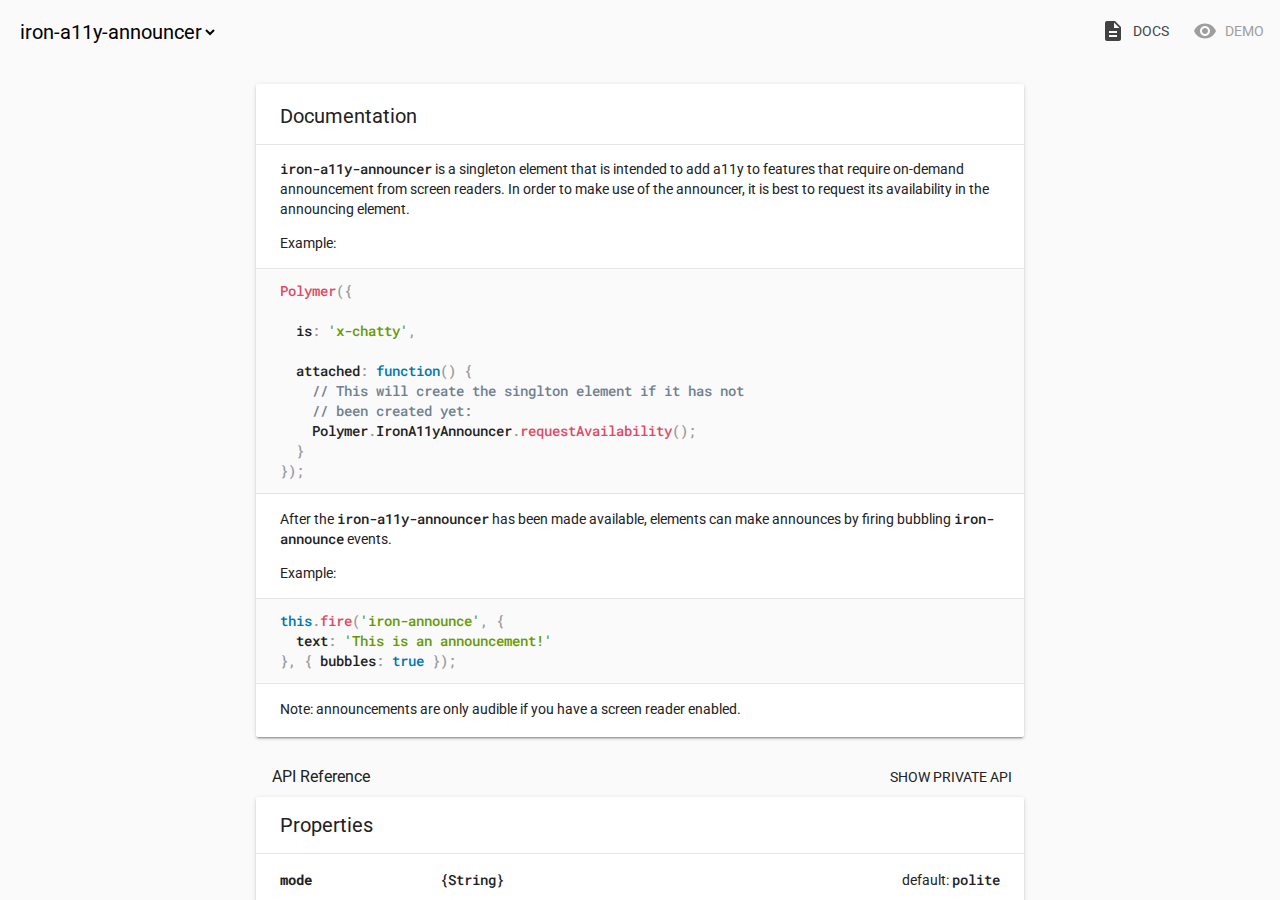
<file: barkbites/www/bower_components/iron-a11y-announcer/index.html>
<!doctype html>
<!--
@license
Copyright (c) 2015 The Polymer Project Authors. All rights reserved.
This code may only be used under the BSD style license found at http://polymer.github.io/LICENSE.txt
The complete set of authors may be found at http://polymer.github.io/AUTHORS.txt
The complete set of contributors may be found at http://polymer.github.io/CONTRIBUTORS.txt
Code distributed by Google as part of the polymer project is also
subject to an additional IP rights grant found at http://polymer.github.io/PATENTS.txt
-->

<html>
<head>

  <title>iron-a11y-announcer</title>
  <meta charset="utf-8">
  <meta name="viewport" content="width=device-width, initial-scale=1.0">

  <script src="../webcomponentsjs/webcomponents-lite.js"></script>
  <link rel="import" href="../iron-component-page/iron-component-page.html">

</head>
<body>

  <iron-component-page></iron-component-page>

</body>
</html>
</file>
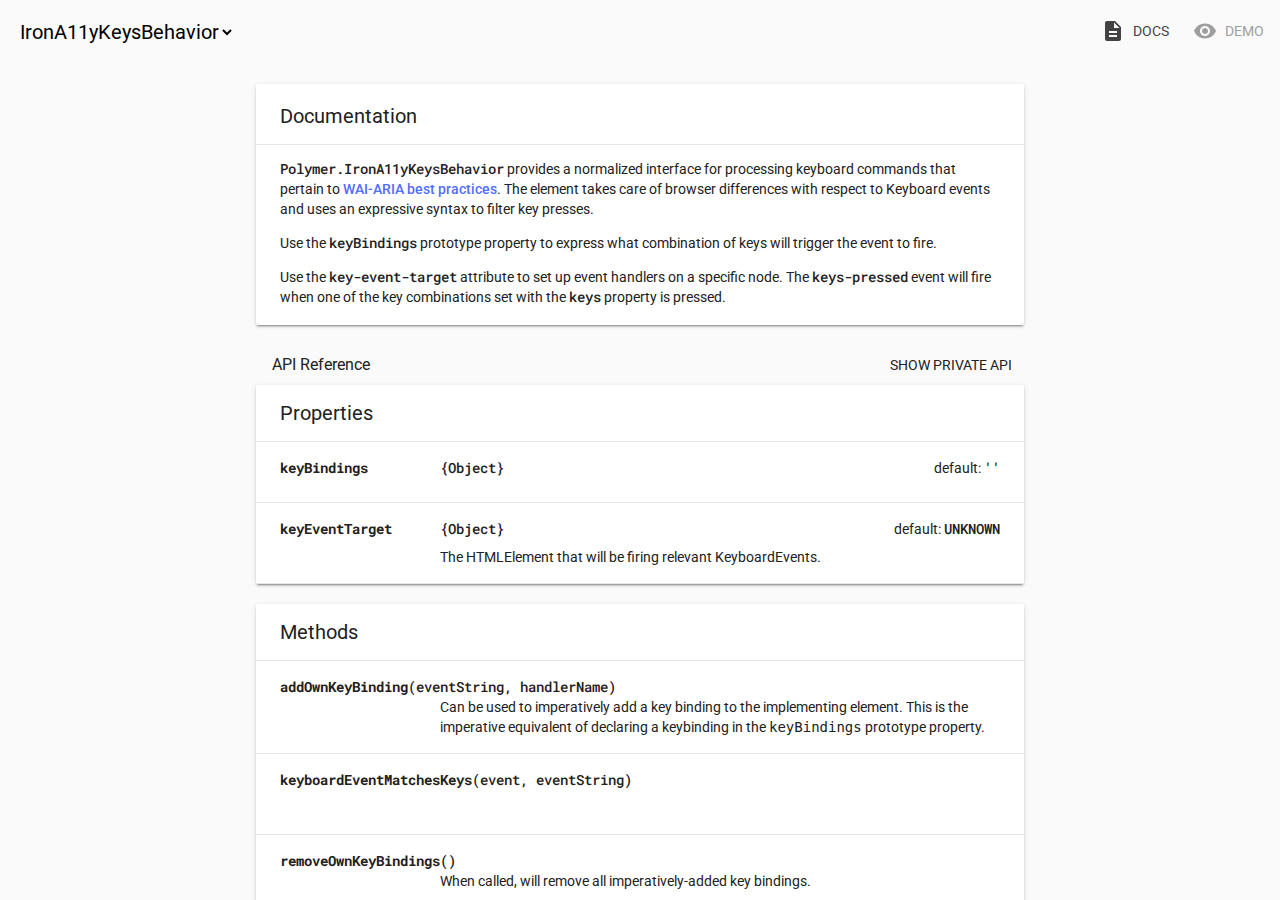
<file: barkbites/www/bower_components/iron-a11y-keys-behavior/index.html>
<!doctype html>
<!--
@license
Copyright (c) 2015 The Polymer Project Authors. All rights reserved.
This code may only be used under the BSD style license found at http://polymer.github.io/LICENSE
The complete set of authors may be found at http://polymer.github.io/AUTHORS
The complete set of contributors may be found at http://polymer.github.io/CONTRIBUTORS
Code distributed by Google as part of the polymer project is also
subject to an additional IP rights grant found at http://polymer.github.io/PATENTS
-->
<html>
<head>

  <title>iron-a11y-keys-behavior</title>
  <script src="../webcomponentsjs/webcomponents-lite.js"></script>
  <link rel="import" href="../iron-component-page/iron-component-page.html">

</head>
<body>

  <iron-component-page></iron-component-page>

</body>
</html>
</file>
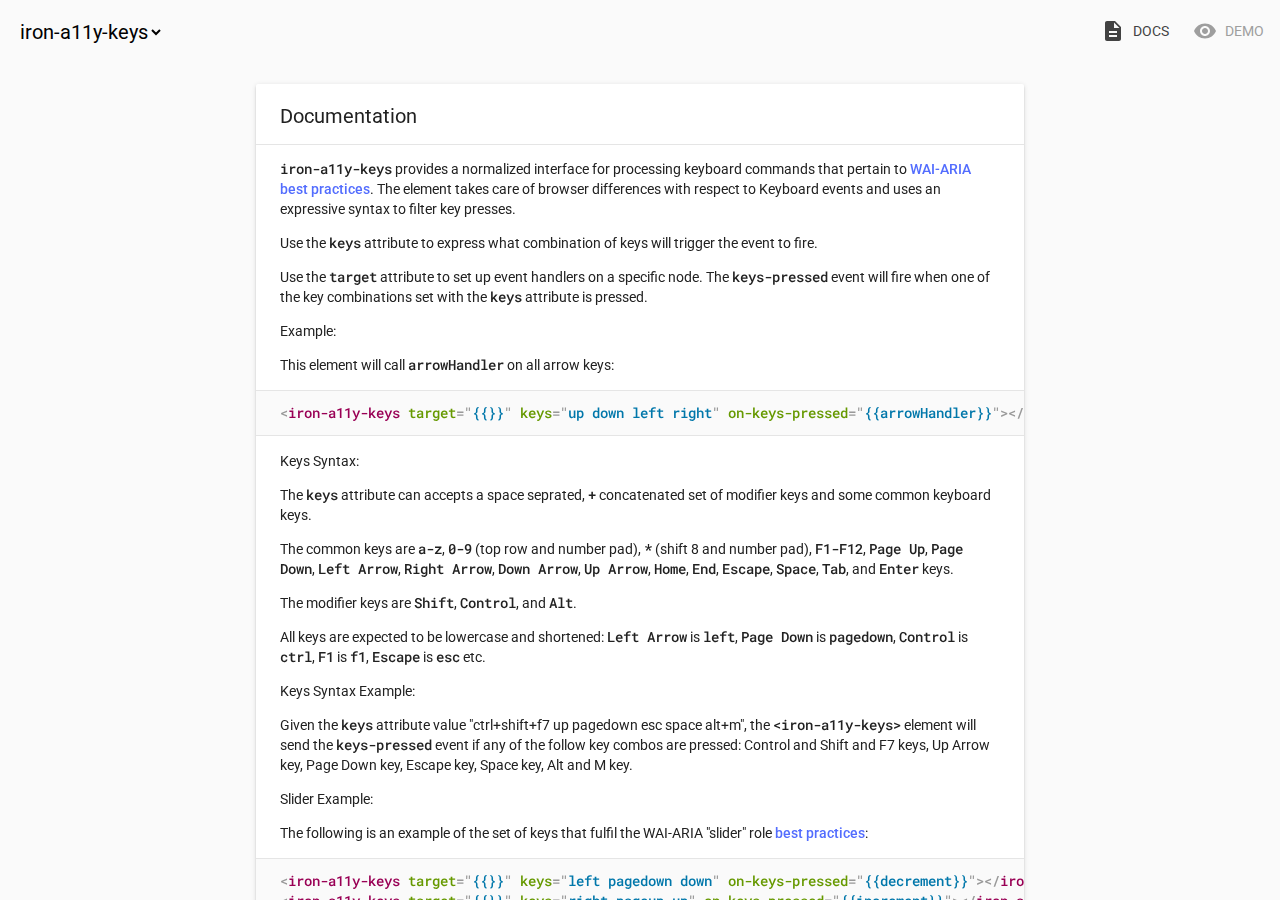
<file: barkbites/www/bower_components/iron-a11y-keys/index.html>
<!doctype html>
<!--
@license
Copyright (c) 2015 The Polymer Project Authors. All rights reserved.
This code may only be used under the BSD style license found at http://polymer.github.io/LICENSE
The complete set of authors may be found at http://polymer.github.io/AUTHORS
The complete set of contributors may be found at http://polymer.github.io/CONTRIBUTORS
Code distributed by Google as part of the polymer project is also
subject to an additional IP rights grant found at http://polymer.github.io/PATENTS
-->
<html>
<head>

  <title>iron-a11y-keys</title>
  <script src="../webcomponentsjs/webcomponents-lite.js"></script>
  <link rel="import" href="../iron-component-page/iron-component-page.html">

</head>
<body>

  <iron-component-page></iron-component-page>

</body>
</html>
</file>
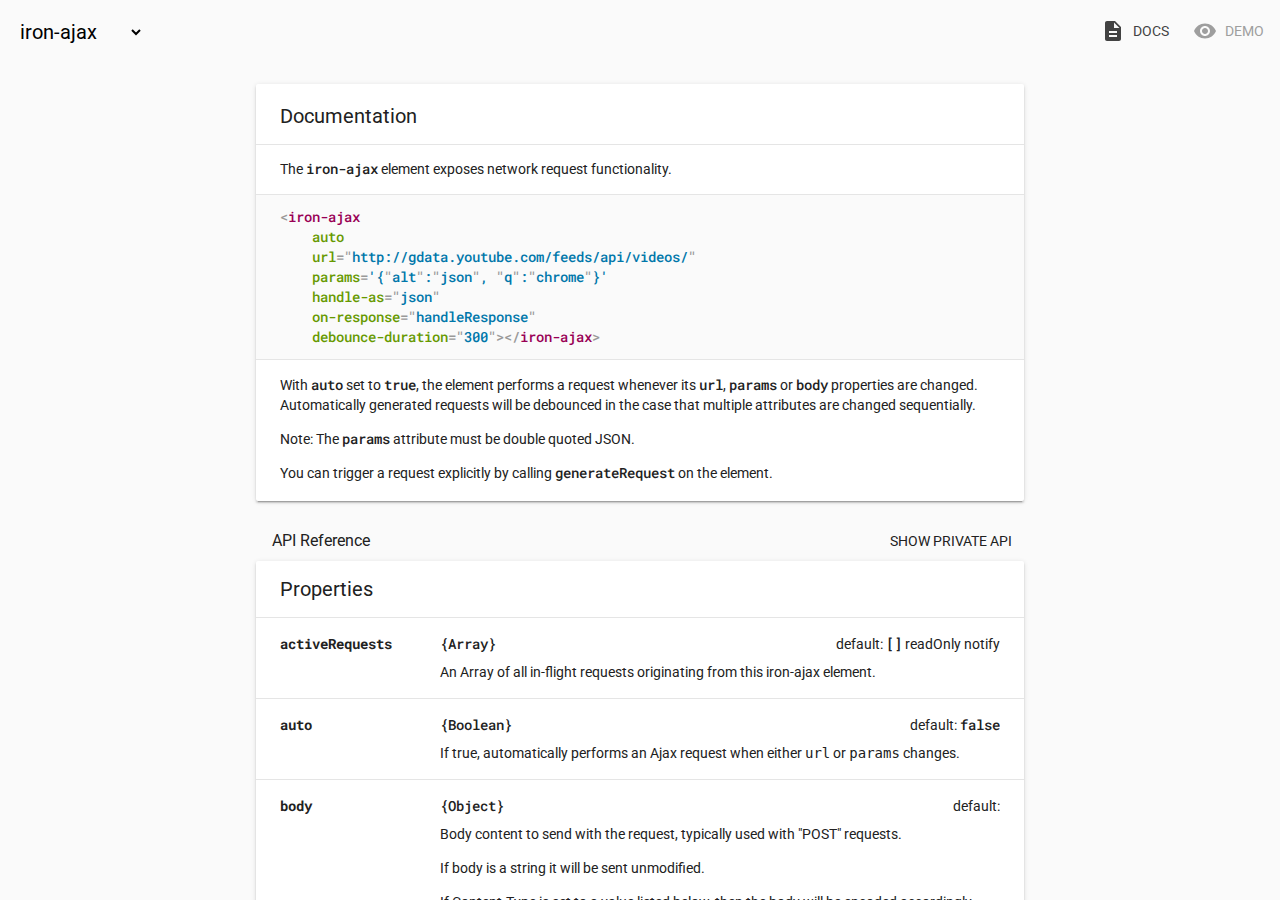
<file: barkbites/www/bower_components/iron-ajax/index.html>
<!doctype html>
<!--
Copyright (c) 2015 The Polymer Project Authors. All rights reserved.
This code may only be used under the BSD style license found at http://polymer.github.io/LICENSE
The complete set of authors may be found at http://polymer.github.io/AUTHORS
The complete set of contributors may be found at http://polymer.github.io/CONTRIBUTORS
Code distributed by Google as part of the polymer project is also
subject to an additional IP rights grant found at http://polymer.github.io/PATENTS
-->
<html>
<head>

  <title>iron-ajax</title>
  <meta charset="utf-8">
  <meta name="viewport" content="width=device-width, initial-scale=1.0">

  <script src="../webcomponentsjs/webcomponents-lite.js"></script>
  <link rel="import" href="../iron-component-page/iron-component-page.html">

</head>
<body>

  <iron-component-page></iron-component-page>

</body>
</html>
</file>
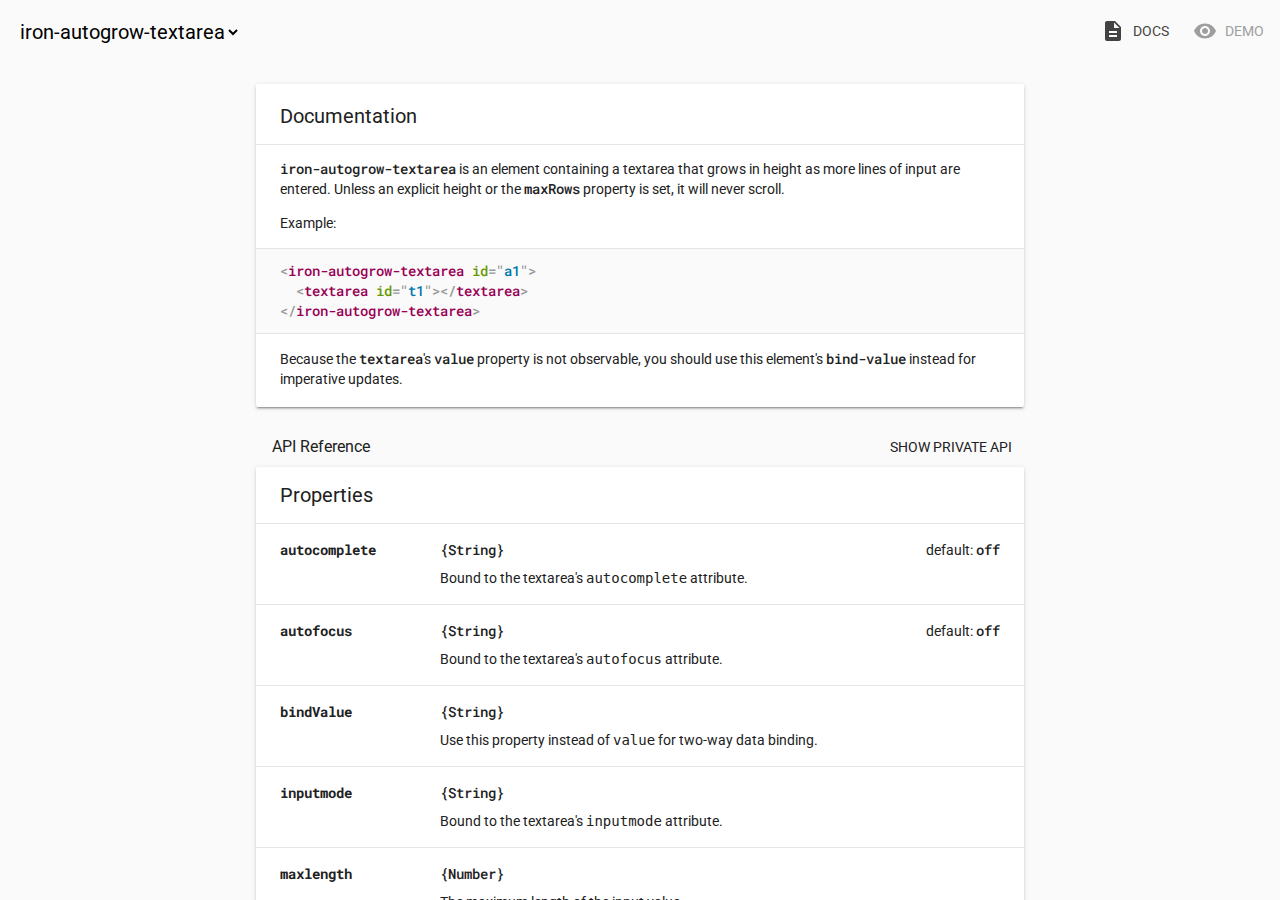
<file: barkbites/www/bower_components/iron-autogrow-textarea/index.html>
<!doctype html>
<!--
@license
Copyright (c) 2015 The Polymer Project Authors. All rights reserved.
This code may only be used under the BSD style license found at http://polymer.github.io/LICENSE.txt
The complete set of authors may be found at http://polymer.github.io/AUTHORS.txt
The complete set of contributors may be found at http://polymer.github.io/CONTRIBUTORS.txt
Code distributed by Google as part of the polymer project is also
subject to an additional IP rights grant found at http://polymer.github.io/PATENTS.txt
-->
<html>
  <head>

    <meta charset="utf-8">
    <meta name="viewport" content="width=device-width, minimum-scale=1.0, initial-scale=1.0, user-scalable=yes">

    <title>iron-autogrow-textarea</title>

    <script src="../webcomponentsjs/webcomponents-lite.js"></script>

    <link rel="import" href="../polymer/polymer.html">
    <link rel="import" href="../iron-component-page/iron-component-page.html">

  </head>
  <body>

    <iron-component-page></iron-component-page>

  </body>
</html>
</file>
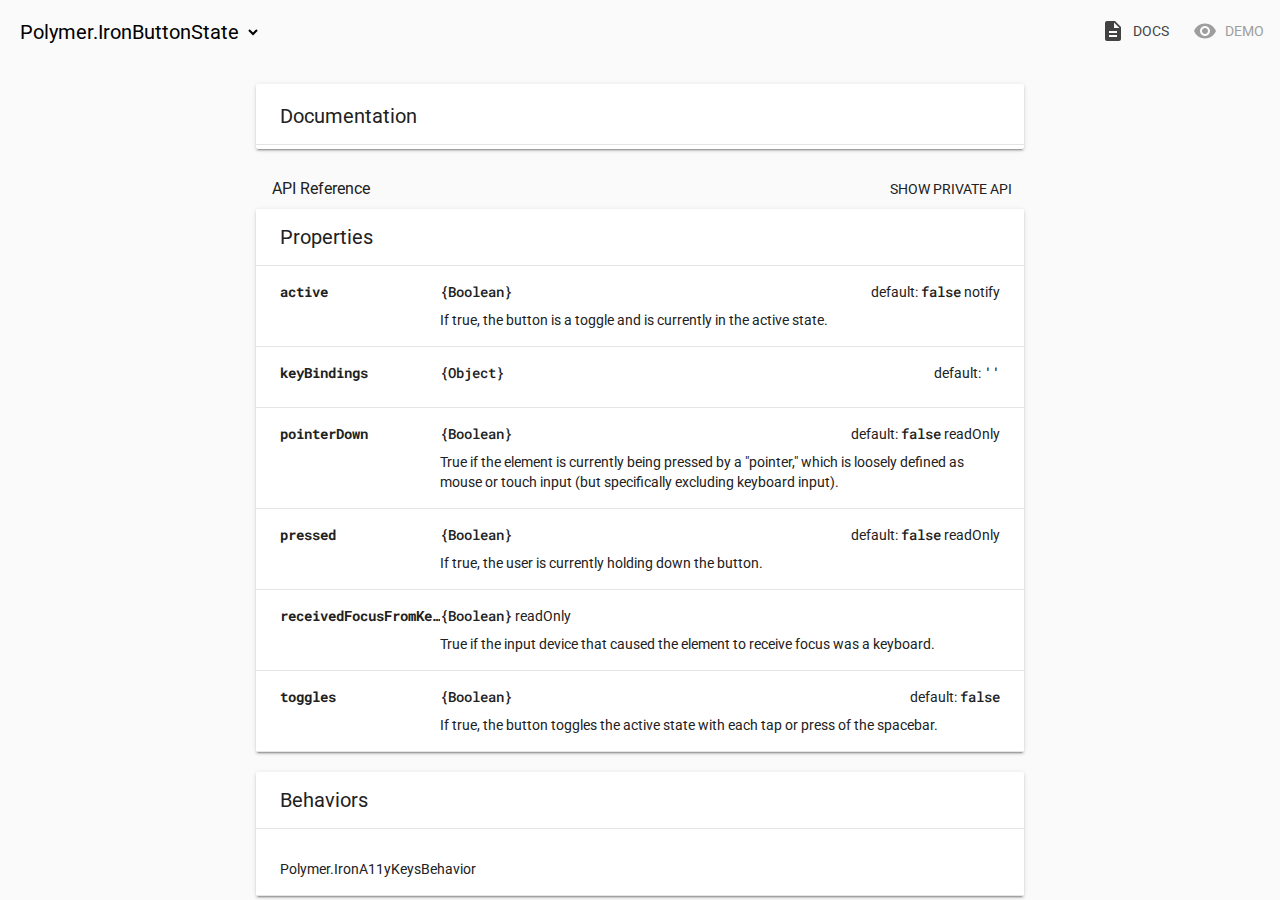
<file: barkbites/www/bower_components/iron-behaviors/index.html>
<!doctype html>
<!--
@license
Copyright (c) 2015 The Polymer Project Authors. All rights reserved.
This code may only be used under the BSD style license found at http://polymer.github.io/LICENSE.txt
The complete set of authors may be found at http://polymer.github.io/AUTHORS.txt
The complete set of contributors may be found at http://polymer.github.io/CONTRIBUTORS.txt
Code distributed by Google as part of the polymer project is also
subject to an additional IP rights grant found at http://polymer.github.io/PATENTS.txt
-->
<html>
<head>

  <title>Iron Behaviors</title>
  <meta charset="utf-8">
  <meta name="viewport" content="width=device-width, initial-scale=1.0">

  <script src="../webcomponentsjs/webcomponents-lite.js"></script>
  <link rel="import" href="../iron-component-page/iron-component-page.html">

</head>
<body>

  <iron-component-page src="iron-button-state.html"></iron-component-page>

</body>
</html>
</file>
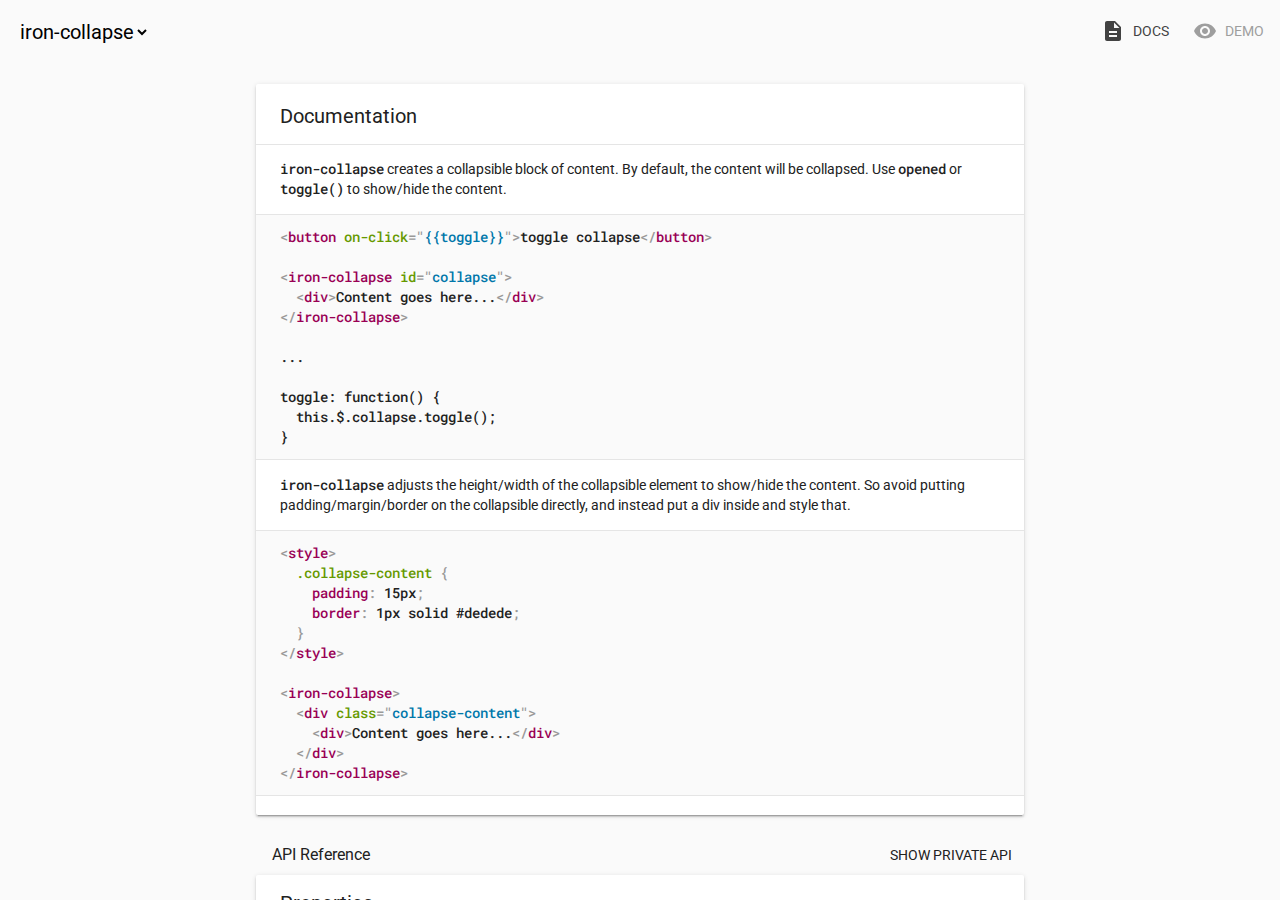
<file: barkbites/www/bower_components/iron-collapse/index.html>
<!doctype html>
<!--
@license
Copyright (c) 2015 The Polymer Project Authors. All rights reserved.
This code may only be used under the BSD style license found at http://polymer.github.io/LICENSE.txt
The complete set of authors may be found at http://polymer.github.io/AUTHORS.txt
The complete set of contributors may be found at http://polymer.github.io/CONTRIBUTORS.txt
Code distributed by Google as part of the polymer project is also
subject to an additional IP rights grant found at http://polymer.github.io/PATENTS.txt
-->

<html>
  <head>

    <meta charset="utf-8">
    <meta name="viewport" content="width=device-width, minimum-scale=1.0, initial-scale=1.0, user-scalable=yes">

    <title>iron-collapse</title>

    <script src="../webcomponentsjs/webcomponents-lite.js"></script>

    <link rel="import" href="../polymer/polymer.html">
    <link rel="import" href="../iron-component-page/iron-component-page.html">

  </head>
  <body>

    <iron-component-page></iron-component-page>

  </body>
</html>
</file>
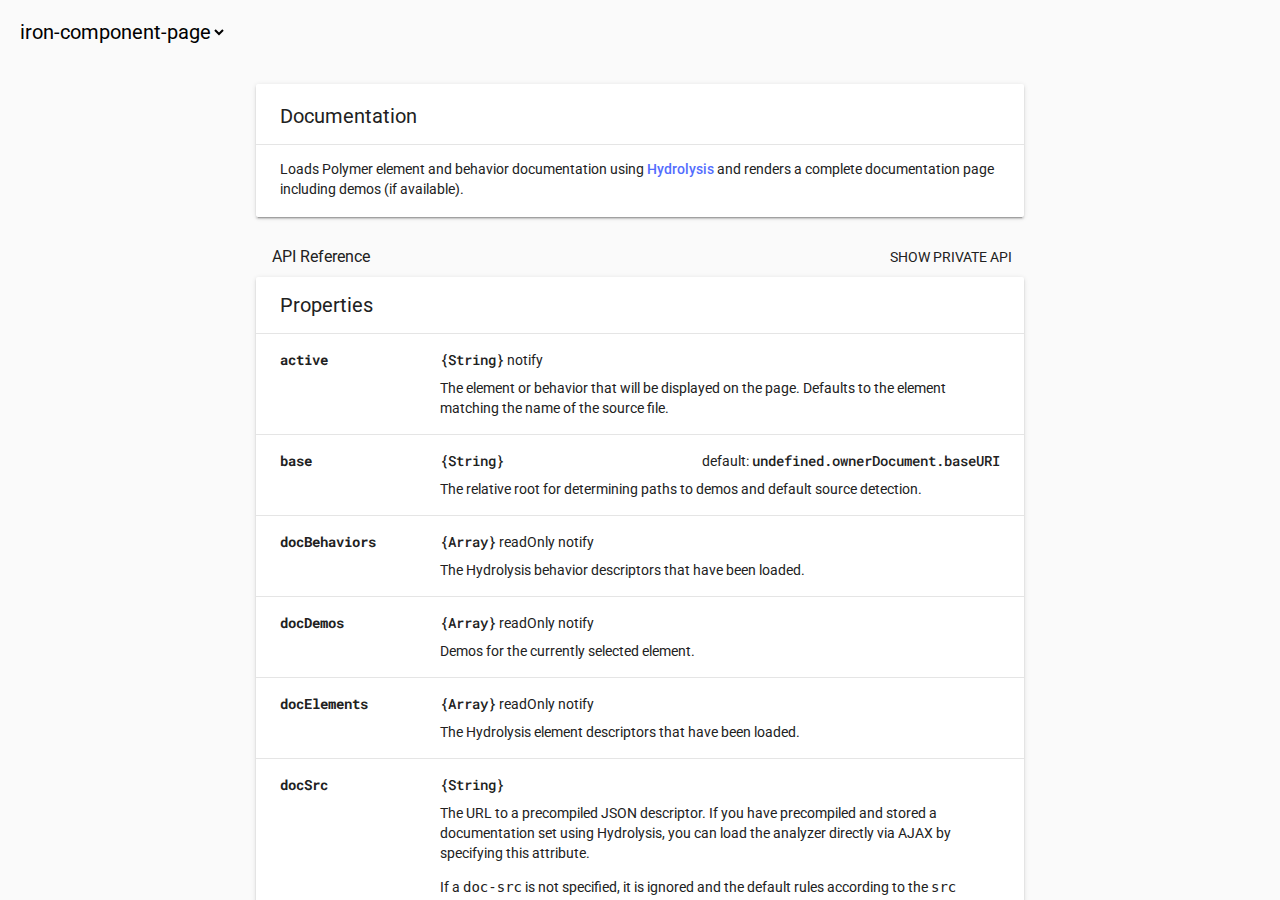
<file: barkbites/www/bower_components/iron-component-page/index.html>
<!doctype html>
<!--
@license
Copyright (c) 2015 The Polymer Project Authors. All rights reserved.
This code may only be used under the BSD style license found at http://polymer.github.io/LICENSE
The complete set of authors may be found at http://polymer.github.io/AUTHORS
The complete set of contributors may be found at http://polymer.github.io/CONTRIBUTORS
Code distributed by Google as part of the polymer project is also
subject to an additional IP rights grant found at http://polymer.github.io/PATENTS
-->
<html>
<head>

  <meta charset="utf-8">
  <meta name="viewport" content="width=device-width, initial-scale=1.0">

  <script src="../webcomponentsjs/webcomponents-lite.js"></script>
  <link rel="import" href="../iron-component-page/iron-component-page.html">
</head>
<body>

  <iron-component-page></iron-component-page>

</body>
</html>
</file>
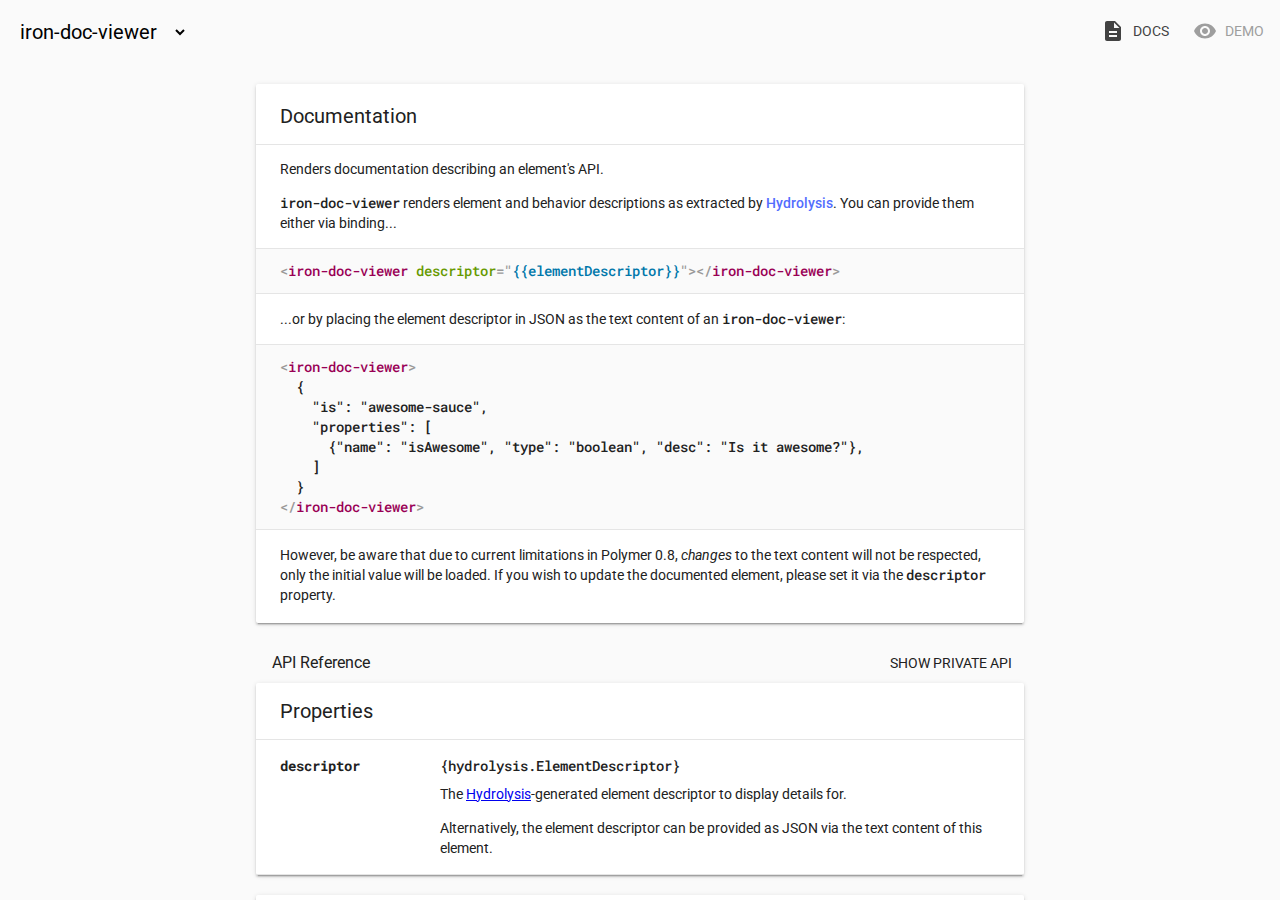
<file: barkbites/www/bower_components/iron-doc-viewer/index.html>
<!doctype html>
<!--
Copyright (c) 2014 The Polymer Project Authors. All rights reserved.
This code may only be used under the BSD style license found at http://polymer.github.io/LICENSE
The complete set of authors may be found at http://polymer.github.io/AUTHORS
The complete set of contributors may be found at http://polymer.github.io/CONTRIBUTORS
Code distributed by Google as part of the polymer project is also
subject to an additional IP rights grant found at http://polymer.github.io/PATENTS
-->
<html>
<head>

  <meta charset="utf-8">
  <meta name="viewport" content="width=device-width, initial-scale=1.0">

  <script src="../webcomponentsjs/webcomponents-lite.js"></script>
  <link rel="import" href="../iron-component-page/iron-component-page.html">

</head>
<body>

  <iron-component-page></iron-component-page>

</body>
</html>
</file>
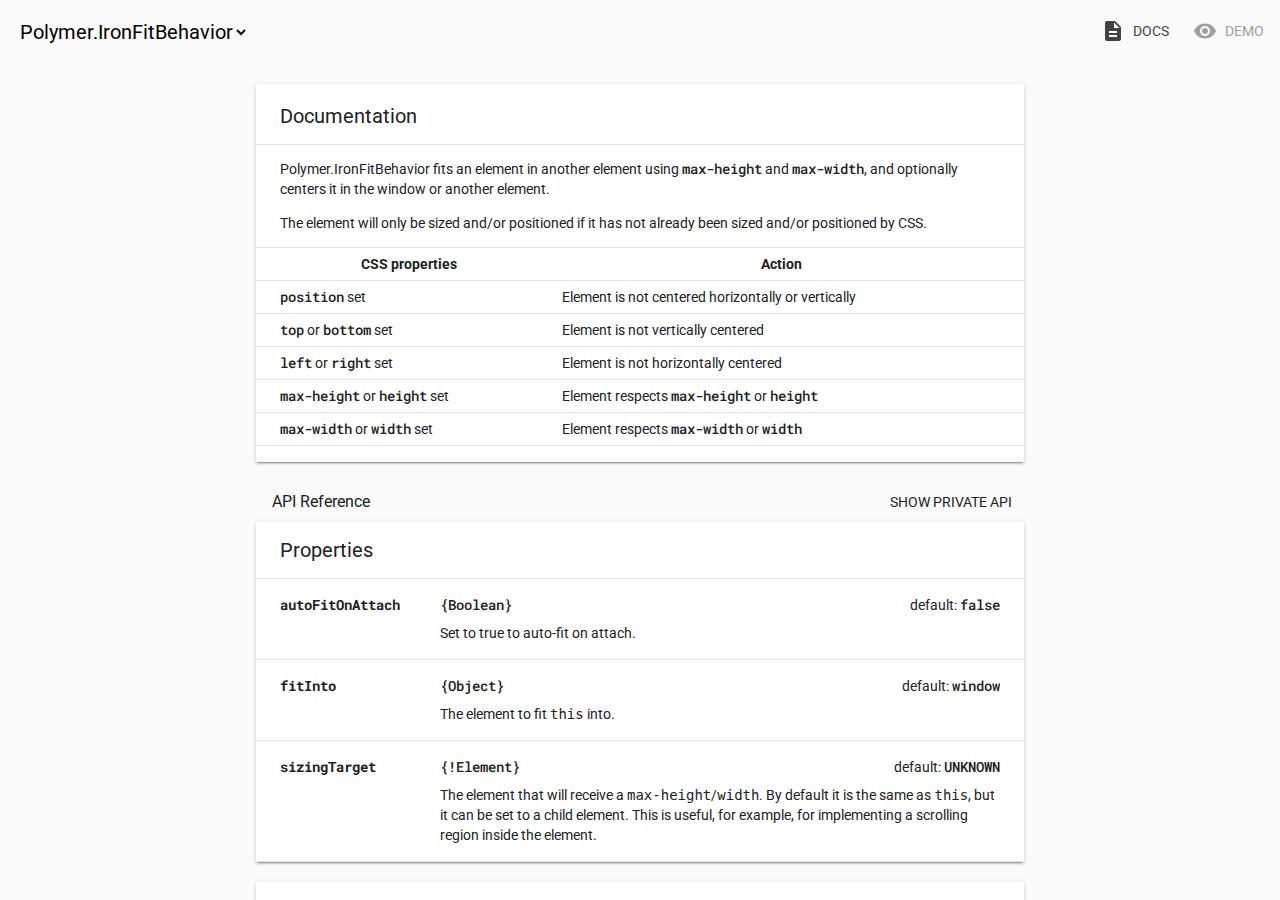
<file: barkbites/www/bower_components/iron-fit-behavior/index.html>
<!doctype html>
<!--
@license
Copyright (c) 2015 The Polymer Project Authors. All rights reserved.
This code may only be used under the BSD style license found at http://polymer.github.io/LICENSE.txt
The complete set of authors may be found at http://polymer.github.io/AUTHORS.txt
The complete set of contributors may be found at http://polymer.github.io/CONTRIBUTORS.txt
Code distributed by Google as part of the polymer project is also
subject to an additional IP rights grant found at http://polymer.github.io/PATENTS.txt
-->
<html>
<head>

  <meta charset="utf-8">
  <meta name="viewport" content="width=device-width, minimum-scale=1.0, initial-scale=1.0, user-scalable=yes">

  <title>iron-fit-behavior</title>

  <script src="../webcomponentsjs/webcomponents-lite.js"></script>

  <link rel="import" href="../polymer/polymer.html">
  <link rel="import" href="../iron-component-page/iron-component-page.html">

</head>
<body>

  <iron-component-page></iron-component-page>

</body>
</html>
</file>
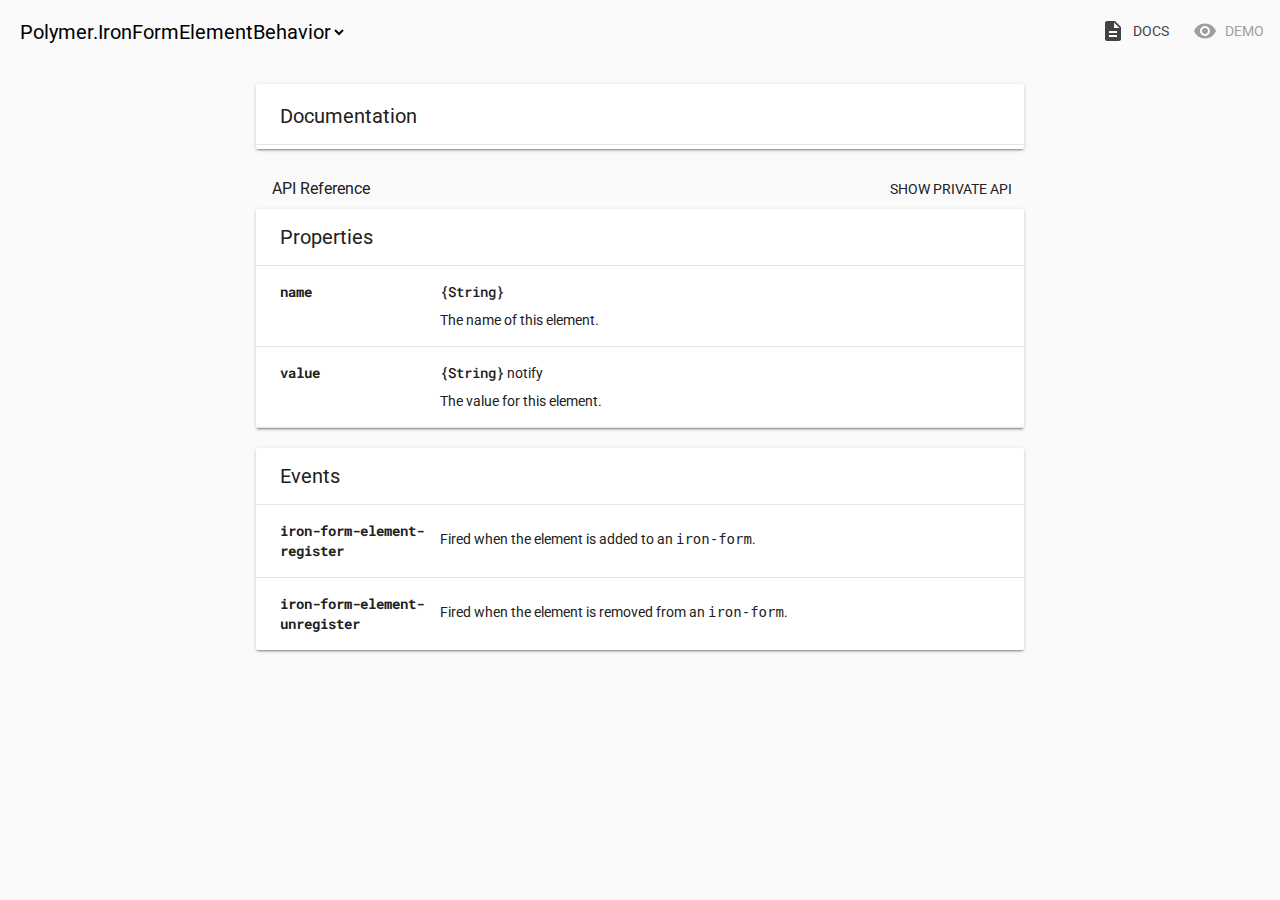
<file: barkbites/www/bower_components/iron-form-element-behavior/index.html>
<!doctype html>
<!--
@license
Copyright (c) 2015 The Polymer Project Authors. All rights reserved.
This code may only be used under the BSD style license found at http://polymer.github.io/LICENSE.txt
The complete set of authors may be found at http://polymer.github.io/AUTHORS.txt
The complete set of contributors may be found at http://polymer.github.io/CONTRIBUTORS.txt
Code distributed by Google as part of the polymer project is also
subject to an additional IP rights grant found at http://polymer.github.io/PATENTS.txt
-->
<html>
<head>

  <meta charset="utf-8">
  <meta name="viewport" content="width=device-width, minimum-scale=1.0, initial-scale=1.0, user-scalable=yes">

  <title>iron-form-element-behavior</title>

  <script src="../webcomponentsjs/webcomponents-lite.js"></script>

  <link rel="import" href="../polymer/polymer.html">
  <link rel="import" href="../iron-component-page/iron-component-page.html">

</head>
<body>

  <iron-component-page></iron-component-page>

</body>
</html>
</file>
